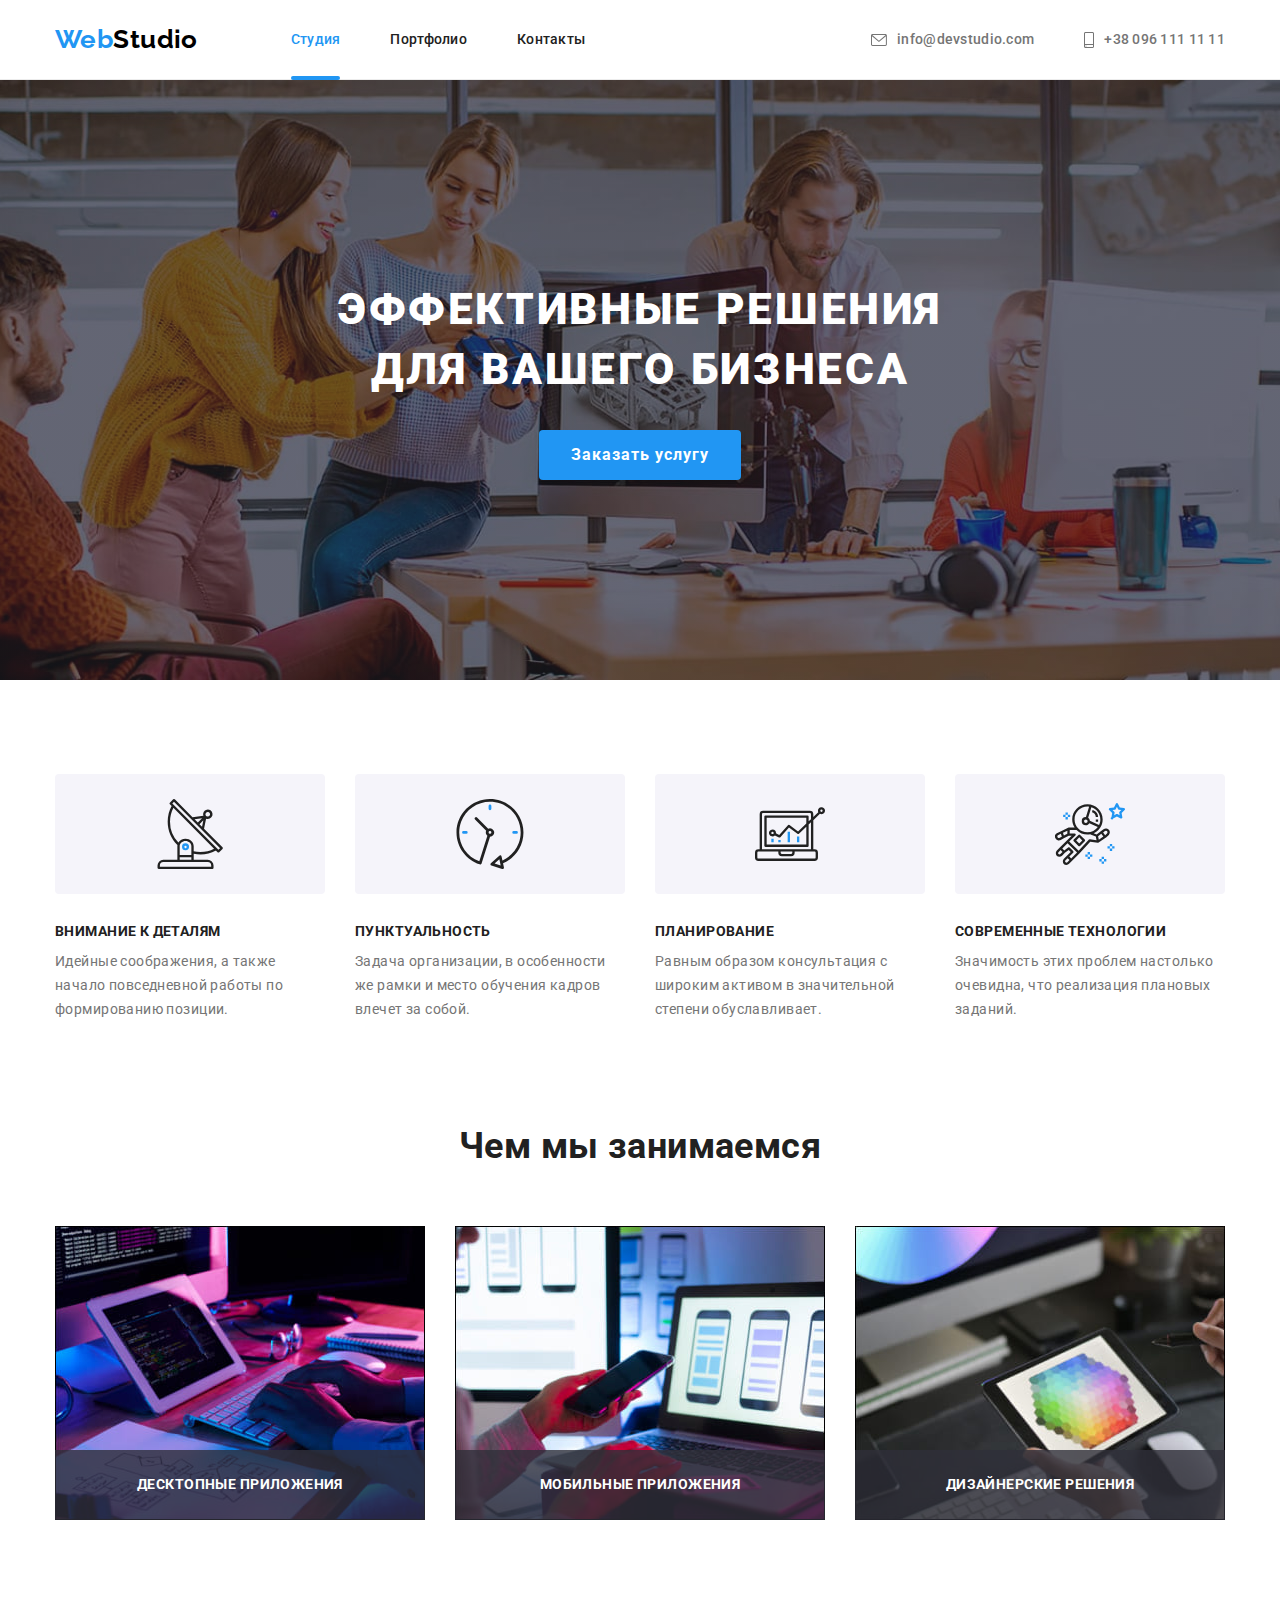
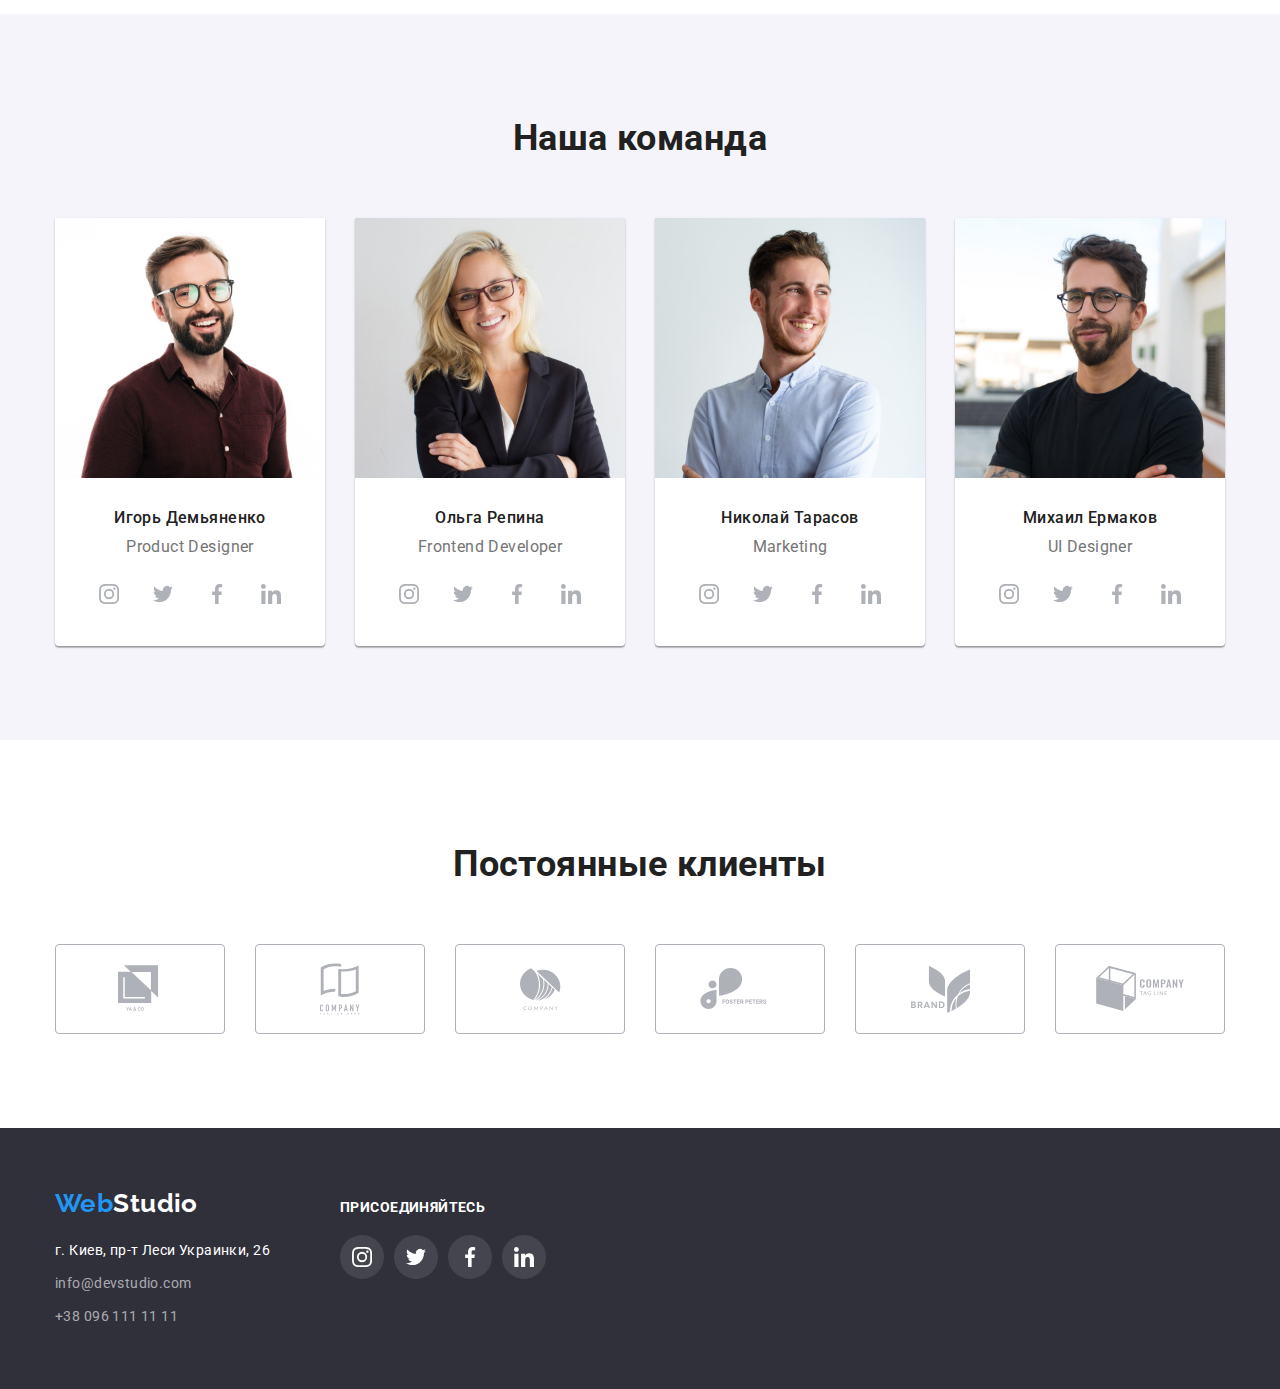
<file: index.html>
<!DOCTYPE html>
<html lang="ru">
<head>
    <meta charset="UTF-8">
    <meta name="viewport" content="width=device-width, initial-scale=1.0">
    <title>WebStudio</title>
    <link 
    rel="stylesheet"
    href="https://cdnjs.cloudflare.com/ajax/libs/modern-normalize/1.0.0/modern-normalize.min.css">
    <link rel="preconnect" href="https://fonts.gstatic.com">
    <link href="https://fonts.googleapis.com/css2?family=Raleway:wght@700&family=Roboto:wght@400;500;700;900&display=swap"
        rel="stylesheet">
    <link rel="stylesheet" href="./css/style.css">
</head>
<body>
    <header class="page-header">
        <div class="container header">
            <nav class="header-navigation">
                <a href="#" class="logo"><span class="logo-accent">Web</span>Studio</a>
                <ul class="site-nav list">
                    <li class="header-item"><a href="#" class="link current">Студия</a></li>
                    <li class="header-item"><a href="./portfolio.html" class="link">Портфолио</a></li>
                    <li class="header-item"><a href="#" class="link">Контакты</a></li>
                </ul>
            </nav>
            <ul class="contacts list">
                <li class="header-item"><a href="mailto:info@devstudio.com" class="link">
                    <svg class="contact-icons" width="16" height="12">
                        <use href="./images/sprite.svg#icon-envelope"></use>
                    </svg>info@devstudio.com</a></li>
                <li class="header-item"><a href="tel:380961111111" class="link">
                    <svg class="contact-icons" width="10" height="16">
                        <use href="./images/sprite.svg#icon-smartphone"></use>
                    </svg>+38 096 111 11 11</a></li>
            </ul>
        </div>
        
    </header>
    
    <main>
        <!--HERO-->
        <section class="hero">
            <h1 class="hero-title">Эффективные решения для вашего бизнеса</h1>
            <button type="button" class="order" data-modal-open>Заказать услугу</button>
        </section>
        <!--FEATURES BLOCK-->
        <section class="features-section">
            <div class="container">
                <h2 class="visually-hidden">Особености</h2>
                <ul class="features list">
                    <li class="item">
                        <div class="feature-thumb">
                            <svg class="features-icons" width="70" height="70">
                                <use href="./images/sprite.svg#icon-antena"></use>
                            </svg>
                        </div>
                        <h3 class="features-title">Внимание к деталям</h3>
                        <p class="features-text">Идейные соображения, а также начало повседневной работы по формированию позиции.</p>
                    </li>
                    <li class="item">
                        <div class="feature-thumb">
                            <svg class="features-icons" width="70" height="70">
                                <use href="./images/sprite.svg#icon-clock"></use>
                            </svg>
                        </div>
                        <h3 class="features-title">Пунктуальность</h3>
                        <p class="features-text">Задача организации, в особенности же рамки и место обучения кадров влечет за собой.</p>
                    </li>
                    <li class="item">
                        <div class="feature-thumb">
                            <svg class="features-icons" width="70" height="70">
                                <use href="./images/sprite.svg#icon-diagram"></use>
                            </svg>
                        </div>
                        <h3 class="features-title">Планирование</h3>
                        <p class="features-text">Равным образом консультация с широким активом в значительной степени обуславливает.</p>
                    </li>
                    <li class="item">
                        <div class="feature-thumb">
                            <svg class="features-icons" width="70" height="70">
                                <use href="./images/sprite.svg#icon-astronaut"></use>
                            </svg>
                        </div>
                        <h3 class="features-title">Современные технологии</h3>
                        <p class="features-text">Значимость этих проблем настолько очевидна, что реализация плановых заданий.</p>
                    </li>
                </ul>
            </div>
        </section>
         <!--JOBS-->
        <section class="jobs-block">
            <div class="container">
                <h2 class="section-title">Чем мы занимаемся</h2>
                <ul class="jobs list">
                    <li class="jobs-item">
                        <a href="#" class="link">
                            <img src="./images/job1.jpg" alt="рабочий стол с планшетом и клавиатурой" width="370" height="294">
                            <div class="label">
                                <h3 class="label-title">Десктопные приложения</h3>
                            </div>
                        </a>
                    </li>
                    <li class="jobs-item">
                        <a href="" class="link">
                            <img src="./images/job2.jpg" alt="раскрытый ноутбук с приложениями на экране для телефона" width="370"
                                height="294">
                            <div class="label">
                                <h3 class="label-title">Мобильные приложения</h3>
                            </div>
                        </a>
                    </li>
                    <li class="jobs-item">
                        <a href="" class="link">
                            <img src="./images/job3.jpg" alt="планшет с изображением цветовой палитры" width="370" height="294">
                            <div class="label">
                                <h3 class="label-title">Дизайнерские решения</h3>
                            </div>
                        </a>
                    </li>
                </ul>
            </div>
        </section>
        <!--TEAM-->
        <section class="team-section">
            <div class="container">
                <h2 class="team section-title">Наша команда</h2>
                <ul class="members list">
                    <li class="member-item">
                        <img class="member-photo" src="./images/demianenko.jpg" alt="фото Игоря Демьяненка" width="270" height="260">
                        <h3 class="team-member">Игорь Демьяненко</h3>
                        <p lang="en" class="member-prof">Product Designer</p>
                        <ul class="social-icons list">
                            <li class="social-icon-items"><a href="#"  class="social-icon link">
                                <svg class="social-icons" width="20" height="20">
                                    <use href="./images/sprite.svg#icon-instagram"></use>
                                </svg>
                            </a></li>
                            <li class="social-icon-items"><a href="#" class="social-icon link">
                                <svg class="social-icons" width="20" height="20">
                                    <use href="./images/sprite.svg#icon-twitter"></use>
                                </svg>
                            </a></li>
                            <li class="social-icon-items"><a href="#" class="social-icon link">
                                <svg class="social-icons" width="20" height="20">
                                    <use href="./images/sprite.svg#icon-facebook"></use>
                                </svg>
                            </a></li>
                            <li class="social-icon-items"><a href="#" class="social-icon link">
                                <svg class="social-icons" width="20" height="20">
                                    <use href="./images/sprite.svg#icon-linkedin"></use>
                                </svg>
                            </a></li>
                        </ul>
                    </li>
                    <li class="member-item">
                        <img class="member-photo" src="./images/repina.jpg" alt="фото Ольги Репиной" width="270" height="260">
                        <h3 class="team-member">Ольга Репина</h3>
                        <p lang="en" class="member-prof">Frontend Developer</p>
                        <ul class="social-icons list">
                            <li class="social-icon-items"><a href="#" class="social-icon link">
                                    <svg class="social-icons" width="20" height="20">
                                        <use href="./images/sprite.svg#icon-instagram"></use>
                                    </svg>
                                </a></li>
                            <li class="social-icon-items"><a href="#" class="social-icon link">
                                    <svg class="social-icons" width="20" height="20">
                                        <use href="./images/sprite.svg#icon-twitter"></use>
                                    </svg>
                                </a></li>
                            <li class="social-icon-items"><a href="#" class="social-icon link">
                                    <svg class="social-icons" width="20" height="20">
                                        <use href="./images/sprite.svg#icon-facebook"></use>
                                    </svg>
                                </a></li>
                            <li class="social-icon-items"><a href="#" class="social-icon link">
                                    <svg class="social-icons" width="20" height="20">
                                        <use href="./images/sprite.svg#icon-linkedin"></use>
                                    </svg>
                                </a></li>
                        </ul>
                    </li>
                    <li class="member-item">
                        <img class="member-photo" src="./images/tarasov.jpg" alt="фото Николая Тарасова" width="270" height="260">
                        <h3 class="team-member">Николай Тарасов</h3>
                        <p lang="en" class="member-prof">Marketing</p>
                        <ul class="social-icons list">
                            <li class="social-icon-items"><a href="#" class="social-icon link">
                                    <svg class="social-icons" width="20" height="20">
                                        <use href="./images/sprite.svg#icon-instagram"></use>
                                    </svg>
                                </a></li>
                            <li class="social-icon-items"><a href="#" class="social-icon link">
                                    <svg class="social-icons" width="20" height="20">
                                        <use href="./images/sprite.svg#icon-twitter"></use>
                                    </svg>
                                </a></li>
                            <li class="social-icon-items"><a href="#" class="social-icon link">
                                    <svg class="social-icons" width="20" height="20">
                                        <use href="./images/sprite.svg#icon-facebook"></use>
                                    </svg>
                                </a></li>
                            <li class="social-icon-items"><a href="#" class="social-icon link">
                                    <svg class="social-icons" width="20" height="20">
                                        <use href="./images/sprite.svg#icon-linkedin"></use>
                                    </svg>
                                </a></li>
                        </ul>
                    </li>
                    <li class="member-item">
                        <img class="member-photo" src="./images/ermakov.jpg" alt="фото Михаила Ермакова" width="270" height="260">
                        <h3 class="team-member">Михаил Ермаков</h3>
                        <p lang="en" class="member-prof">UI Designer</p>
                        <ul class="social-icons list">
                            <li class="social-icon-items"><a href="#" class="social-icon link">
                                    <svg class="social-icons" width="20" height="20">
                                        <use href="./images/sprite.svg#icon-instagram"></use>
                                    </svg>
                                </a></li>
                            <li class="social-icon-items"><a href="#" class="social-icon link">
                                    <svg class="social-icons" width="20" height="20">
                                        <use href="./images/sprite.svg#icon-twitter"></use>
                                    </svg>
                                </a></li>
                            <li class="social-icon-items"><a href="#" class="social-icon link">
                                    <svg class="social-icons" width="20" height="20">
                                        <use href="./images/sprite.svg#icon-facebook"></use>
                                    </svg>
                                </a></li>
                            <li class="social-icon-items"><a href="#" class="social-icon link">
                                    <svg class="social-icons" width="20" height="20">
                                        <use href="./images/sprite.svg#icon-linkedin"></use>
                                    </svg>
                                </a></li>
                        </ul>
                    </li>
                </ul>
            </div>
        </section>
        <!--CLIENTS-->
        <section class="clients-section">
            <div class="container">
                <h2 class="section-title">Постоянные клиенты</h2>
                <ul class="clients-logo list">
                    <li class="clients-items">
                        <a href="#" class="clients link">
                            <svg class="clients-icon" width="44.27" height="49.23">
                                <use href="./images/sprite.svg#icon-yaco"></use>
                            </svg>
                        </a>
                    </li>
                    <li class="clients-items">
                        <a href="#" class="clients link">
                            <svg class="clients-icon" width="40" height="52">
                                <use href="./images/sprite.svg#icon-taglinehere"></use>
                            </svg>
                        </a>
                    </li>
                    <li class="clients-items">
                        <a href="#" class="clients link">
                            <svg class="clients-icon" width="41" height="42.6">
                                <use href="./images/sprite.svg#icon-company"></use>
                            </svg>
                        </a>
                    </li>
                    <li class="clients-items">
                        <a href="#" class="clients link">
                            <svg class="clients-icon" width="79.66" height="42.02">
                                <use href="./images/sprite.svg#icon-fosterpeters"></use>
                            </svg>
                        </a>
                    </li>
                    <li class="clients-items">
                        <a href="#" class="clients link">
                            <svg class="clients-icon" width="59" height="47">
                                <use href="./images/sprite.svg#icon-brand"></use>
                            </svg>
                        </a>
                    </li>
                    <li class="clients-items">
                        <a href="#" class="clients link">
                            <svg class="clients-icon" width="88.48" height="45.44">
                                <use href="./images/sprite.svg#icon-tagline"></use>
                            </svg>
                        </a>
                    </li>
                </ul>
            </div>
        </section>
    </main>

    <footer class="footer">
        <div class="container">
            <div class="address-info">
                <a class="logo" href="#"><span class="logo-accent">Web</span>Studio</a>
                <address class="address">
                    г. Киев, пр-т Леси Украинки, 26
                </address>
                <ul class="list">
                    <li class="footer-contacts"><a href="mailto:info@devstudio.com" class="link">info@devstudio.com</a></li>
                    <li class="footer-contacts"><a href="tel:380961111111" class="link">+38 096 111 11 11</a></li>
                </ul>
            </div>
            <div class="footer-social-icons">
                <h2 class="join-title">присоединяйтесь</h2>
                <ul class="social-icons list">
                    <li class="social-icon-items"><a href="#" class="social-icon link">
                            <svg class="social-icons" width="20" height="20">
                                <use href="./images/sprite.svg#icon-instagram"></use>
                            </svg>
                        </a></li>
                    <li class="social-icon-items"><a href="#" class="social-icon link">
                            <svg class="social-icons" width="20" height="20">
                                <use href="./images/sprite.svg#icon-twitter"></use>
                            </svg>
                        </a></li>
                    <li class="social-icon-items"><a href="#" class="social-icon link">
                            <svg class="social-icons" width="20" height="20">
                                <use href="./images/sprite.svg#icon-facebook"></use>
                            </svg>
                        </a></li>
                    <li class="social-icon-items"><a href="#" class="social-icon link">
                            <svg class="social-icons" width="20" height="20">
                                <use href="./images/sprite.svg#icon-linkedin"></use>
                            </svg>
                        </a></li>
                </ul>
            </div>
        </div>
    </footer>
    <div class="backdrop is-hidden" data-modal>
        <div class="modal">
            <button class="btnclose" data-modal-close>
                <svg class="icon-close" width="11" height="11">
                    <use href="./images/sprite.svg#icon-close"></use>
                </svg>
            </button>
        </div>
    </div>
    <script src="./js/modal.js"></script>
</body>
</html>
</file>
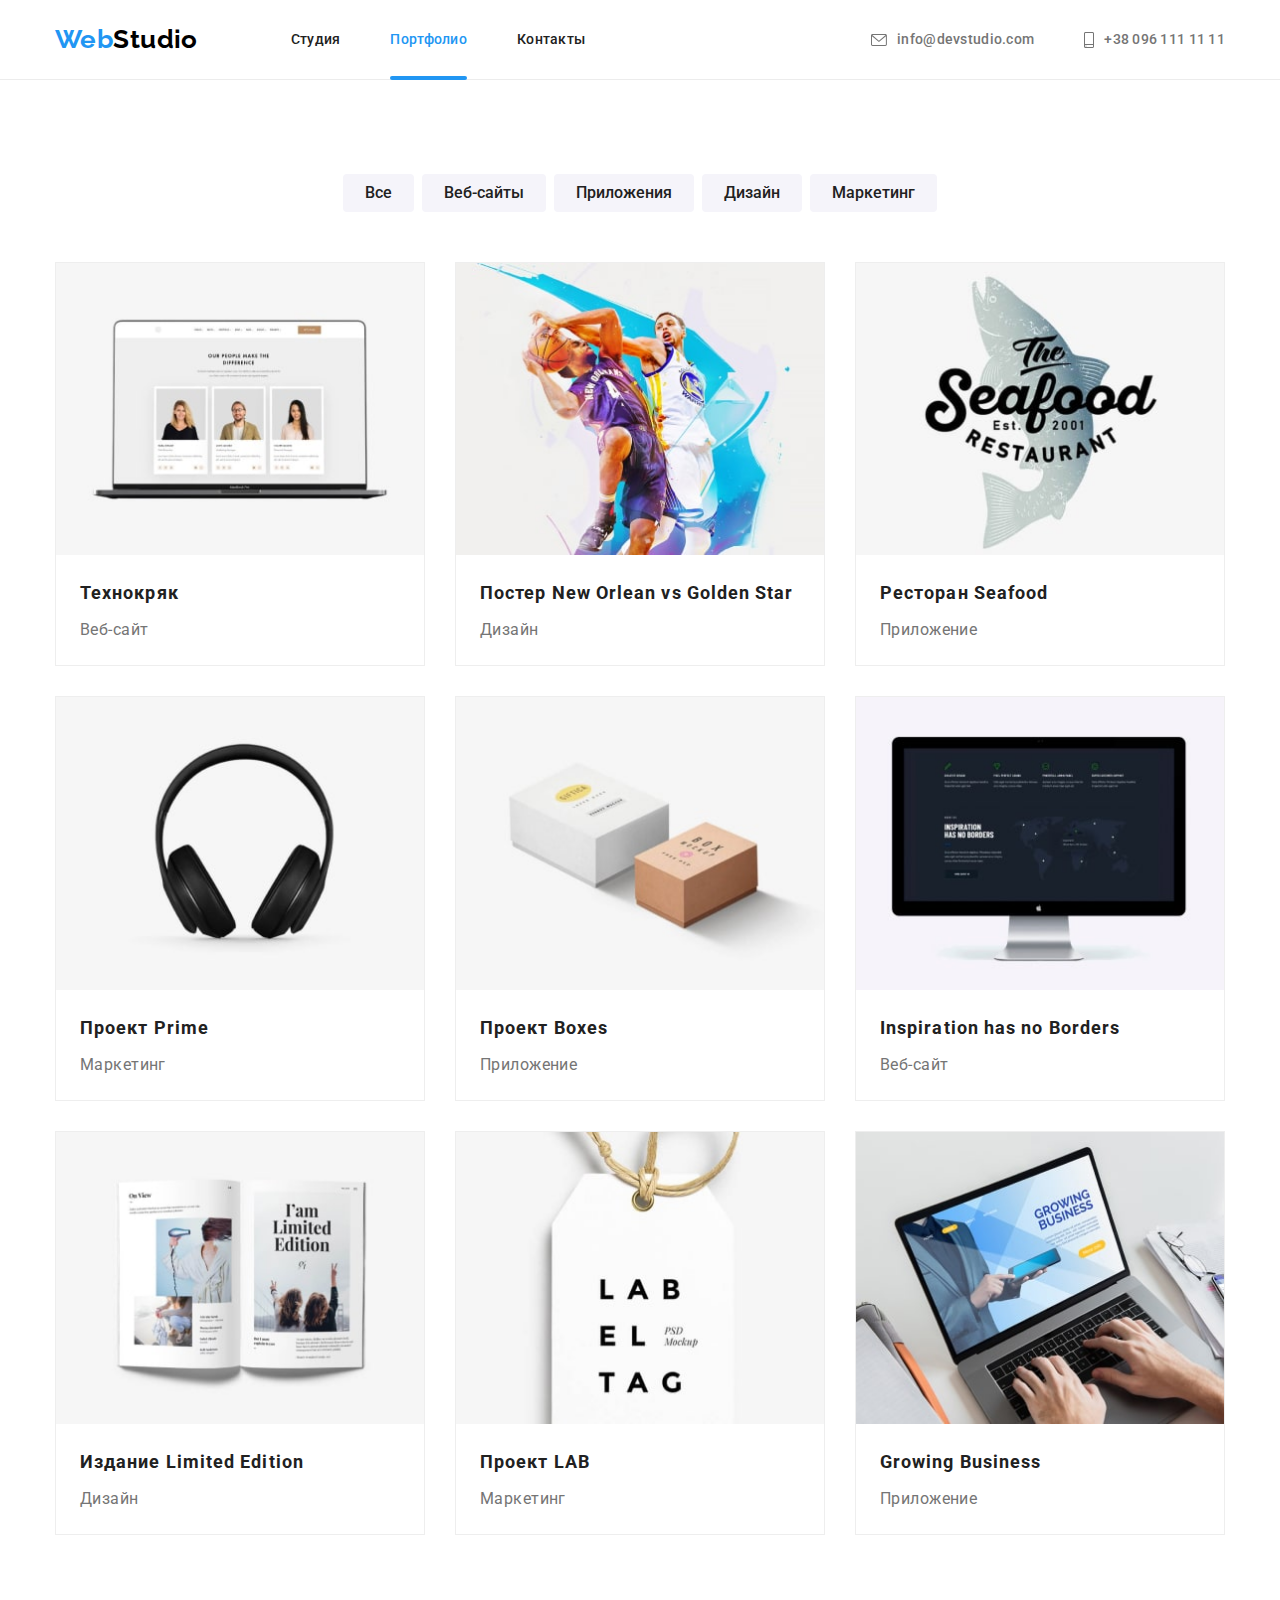
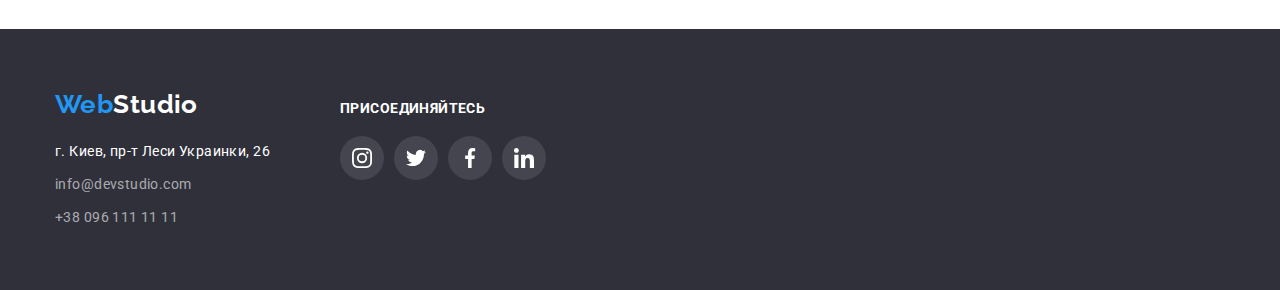
<file: portfolio.html>
<!DOCTYPE html>
<html lang="ru">
<head>
    <meta charset="UTF-8">
    <meta name="viewport" content="width=device-width, initial-scale=1.0">
    <title>Portfolio</title>
    <link 
    rel="stylesheet" 
    href="https://cdnjs.cloudflare.com/ajax/libs/modern-normalize/1.0.0/modern-normalize.min.css">
    <link rel="preconnect" href="https://fonts.gstatic.com">
    <link href="https://fonts.googleapis.com/css2?family=Raleway:wght@700&family=Roboto:wght@400;500;700;900&display=swap"
        rel="stylesheet">
    <link rel="stylesheet" href="./css/style.css">
</head>
<body>

    <header class="page-header">
        <div class="container header">
            <nav class="header-navigation"> 
                <a class="logo" href="#"><span class="logo-accent">Web</span>Studio</a>
                <ul class="site-nav list">
                    <li class="header-item"><a href="./index.html" class="link">Студия</a></li>
                    <li class="header-item"><a href="#" class="link current">Портфолио</a></li>
                    <li class="header-item"><a href="#" class="link">Контакты</a></li>
                </ul>
            </nav>
            <ul class="contacts list">
                <li class="header-item"><a href="mailto:info@devstudio.com" class="link">
                    <svg class="contact-icons" width="16" height="12">
                        <use href="./images/sprite.svg#icon-envelope"></use>
                    </svg>info@devstudio.com</a></li>
                <li class="header-item"><a href="tel:380961111111" class="link">
                    <svg class="contact-icons" width="10" height="16">
                        <use href="./images/sprite.svg#icon-smartphone"></use>
                    </svg>+38 096 111 11 11</a></li>
            </ul>
        </div>
    </header>

    <main>
        <section class="portfolio-section">
            <div class="container">
                <h1 class="visually-hidden">Портфолио</h1>
                <ul class="filter list">
                    <li class="filter-item"><button type="button" class="filter-btn">Все</button></li>
                    <li class="filter-item"><button type="button" class="filter-btn">Веб-сайты</button></li>
                    <li class="filter-item"><button type="button" class="filter-btn">Приложения</button></li>
                    <li class="filter-item"><button type="button" class="filter-btn">Дизайн</button></li>
                    <li class="filter-item"><button type="button" class="filter-btn">Маркетинг</button></li>
                </ul>
                <ul class="projects list">
                    <li class="project-item">
                        <a href="#" class="link project-box">
                            <div class="project-box">
                                <img src="./images/portfolio/techno.jpg" alt="страница веб-сайта технокряк на макбуке" width="370" height="294">
                                <p class="overlay">Технокряк это современная площадка распространения коронавируса. Компании используют эту
                                        платформу для цифрового
                                        шпионажа и атак на защищённые сервера конкурентов.</p>
                            </div>                         
                            <div class="project-info">
                                <h2 class="project-name">Технокряк</h2>
                                <p class="project-type ">Веб-сайт</p>
                            </div>
                        </a>
                    </li>
                    <li class="project-item">
                        <a href="#" class="link">
                            <div class="project-box">
                                <img src="./images/portfolio/novsgs.jpg" alt="два баскетболиста борятся за мяч" width="370" height="294">
                                <p class="overlay">Технокряк это современная площадка распространения коронавируса. Компании используют
                                        эту
                                        платформу для цифрового
                                        шпионажа и атак на защищённые сервера конкурентов.</p>
                            </div>
                            <div class="project-info">
                                <h2 class="project-name">Постер New Orlean vs Golden Star</h2>
                                <p class="project-type ">Дизайн</p>
                            </div>
                        </a>
                    </li>
                    <li class="project-item">
                        <a href="#" class="link">
                            <div class="project-box">
                                <img src="./images/portfolio/seafood.jpg" alt="надпись на рыбе the seafood restaurant" width="370" height="294">
                                <p class="overlay">Технокряк это современная площадка распространения коронавируса. Компании используют
                                        эту
                                        платформу для цифрового
                                        шпионажа и атак на защищённые сервера конкурентов.</p>
                            </div>
                            <div class="project-info">
                                <h2 class="project-name">Ресторан Seafood</h2>
                                <p class="project-type ">Приложение</p>
                            </div>
                        </a>
                    </li>
                    <li class="project-item">
                        <a href="#" class="link">
                            <div class="project-box">
                                <img src="./images/portfolio/prime.jpg" alt="наушники" width="370" height="294">
                                <p class="overlay">Технокряк это современная площадка распространения коронавируса. Компании используют
                                        эту
                                        платформу для цифрового
                                        шпионажа и атак на защищённые сервера конкурентов.</p>
                            </div>   
                            <div class="project-info">
                                <h2 class="project-name">Проект Prime</h2>
                                <p class="project-type">Маркетинг</p>
                            </div>     
                        </a>
                    </li>
                    <li class="project-item">
                        <a href="#" class="link">
                            <div class="project-box">
                                <img src="./images/portfolio/boxes.jpg" alt="две коробки" width="370" height="294">
                                <p class="overlay">Технокряк это современная площадка распространения коронавируса. Компании используют
                                        эту
                                        платформу для цифрового
                                        шпионажа и атак на защищённые сервера конкурентов.</p>
                            </div>
                            <div class="project-info">
                                <h2 class="project-name">Проект Boxes</h2>
                                <p class="project-type ">Приложение</p>
                            </div>
                        </a>
                    </li>
                    <li class="project-item">
                        <a href="#" class="link">
                            <div class="project-box">
                                <img src="./images/portfolio/inspir.jpg" alt="страница веб-сайта на мониторе" width="370" height="294">
                                <p class="overlay">Технокряк это современная площадка распространения коронавируса. Компании используют
                                        эту
                                        платформу для цифрового
                                        шпионажа и атак на защищённые сервера конкурентов.</p>
                            </div>
                            <div class="project-info">
                                <h2 lang="en" class="project-name">Inspiration has no Borders</h2>
                                <p class="project-type ">Веб-сайт</p>
                            </div>                            
                        </a>
                    </li>
                    <li class="project-item">
                        <a href="#" class="link">
                            <div class="project-box">
                                <img src="./images/portfolio/limedit.jpg" alt="раскрытая книга с фото и текстом" width="370" height="294">
                                <p class="overlay">Технокряк это современная площадка распространения коронавируса. Компании используют
                                        эту
                                        платформу для цифрового
                                        шпионажа и атак на защищённые сервера конкурентов.</p>
                            </div>   
                            <div class="project-info">
                                <h2 class="project-name">Издание Limited Edition</h2>
                                <p class="project-type ">Дизайн</p>
                            </div>                            
                        </a>
                    </li>
                    <li class="project-item">
                        <a href="#" class="link">
                            <div class="project-box">
                                <img src="./images/portfolio/lab.jpg" alt="ярлык на бечевке с текстом" width="370" height="294">
                                <p class="overlay">Технокряк это современная площадка распространения коронавируса. Компании используют
                                        эту
                                        платформу для цифрового
                                        шпионажа и атак на защищённые сервера конкурентов.</p>
                            </div>
                            <div class="project-info">
                                <h2 class="project-name">Проект LAB</h2>
                                <p class="project-type ">Маркетинг</p>
                            </div>                           
                        </a>
                    </li>
                    <li class="project-item">
                        <a href="#" class="link">
                            <div class="project-box">
                                <img src="./images/portfolio/growbus.jpg" alt="на раскрытом ноуте печатают руки" width="370" height="294">
                                <p class="overlay">Технокряк это современная площадка распространения коронавируса. Компании используют
                                        эту
                                        платформу для цифрового
                                        шпионажа и атак на защищённые сервера конкурентов.</p>
                            </div> 
                            <div class="project-info">
                                <h2 lang="en" class="project-name">Growing Business</h2>
                                <p class="project-type ">Приложение</p>
                            </div>
                        </a>
                    </li>
                </ul>
            </div>
        </section>
    </main>

    <footer class="footer">
        <div class="container">
            <div class="address-info">
                <a class="logo" href="#"><span class="logo-accent">Web</span>Studio</a>
                <address class="address">
                    г. Киев, пр-т Леси Украинки, 26
                </address>
                <ul class="list">
                    <li class="footer-contacts"><a href="mailto:info@devstudio.com" class="link">info@devstudio.com</a></li>
                    <li class="footer-contacts"><a href="tel:380961111111" class="link">+38 096 111 11 11</a></li>
                </ul>
            </div>
            <div class="footer-social-icons">
                <h2 class="join-title">присоединяйтесь</h2>
                <ul class="social-icons list">
                    <li class="social-icon-items"><a href="#" class="social-icon link">
                            <svg class="social-icons" width="20" height="20">
                                <use href="./images/sprite.svg#icon-instagram"></use>
                            </svg>
                        </a></li>
                    <li class="social-icon-items"><a href="#" class="social-icon link">
                            <svg class="social-icons" width="20" height="20">
                                <use href="./images/sprite.svg#icon-twitter"></use>
                            </svg>
                        </a></li>
                    <li class="social-icon-items"><a href="#" class="social-icon link">
                            <svg class="social-icons" width="20" height="20">
                                <use href="./images/sprite.svg#icon-facebook"></use>
                            </svg>
                        </a></li>
                    <li class="social-icon-items"><a href="#" class="social-icon link">
                            <svg class="social-icons" width="20" height="20">
                                <use href="./images/sprite.svg#icon-linkedin"></use>
                            </svg>
                        </a></li>
                </ul>
            </div>
        </div>
    </footer>
</body>
</html>
</file>
<file: css/style.css>
:root {
  --head-text-color: #212121;
  --paragraph-text-color: #757575;
  --accent-color: #2196f3;
  --primary-white-color: #ffffff;
  --icon-color: #afb1b8;
  --title-font-weight: 700;
  --paragraph-font-weight: 400;
  --primary-font-size: 14px;
}

body {
  background-color: var(--primary-white-color);
  color: var(--paragraph-text-color);

  font-family: 'Roboto', sans-serif;
  font-size: var(--primary-font-size);
  font-weight: var(--paragraph-font-weight);
  letter-spacing: 0.03em;
}

/*GENERAL STYLES*/
h1,
h2,
h3,
p {
  margin: 0;
}

.list {
  padding: 0;
  margin: 0;
  list-style: none;
}

.link {
  text-decoration: none;
}

img {
  display: block;
  max-width: 100%;
  height: auto;
}

.section-title {
  margin-bottom: 50px;

  font-weight: var(--title-font-weight);
  font-size: 36px;
  line-height: 1.67;
  text-align: center;

  color: var(--head-text-color);
}

.container {
  width: 1200px;
  padding-right: 15px;
  padding-left: 15px;
  margin: 0 auto;
}

.visually-hidden {
  position: absolute !important;
  clip: rect(1px 1px 1px 1px); /* IE6, IE7 */
  clip: rect(1px, 1px, 1px, 1px);
  padding: 0 !important;
  border: 0 !important;
  height: 1px !important;
  width: 1px !important;
  overflow: hidden;
}

/*MODAL SCRЕЕN*/

.backdrop {
  position: fixed;
  top: 0;
  left: 0;
  width: 100%;
  height: 100%;
  background-color: rgba(0, 0, 0, 0.2);

  opacity: 1;
  transition: opacity 250ms cubic-bezier(0.4, 0, 0.2, 1);
}

.backdrop.is-hidden {
  opacity: 0;
  pointer-events: none;
  visibility: hidden;
}

.modal {
  position: absolute;
  top: 50%;
  left: 50%;
  min-width: 528px;
  min-height: 581px;
  background-color: #fff;
  box-shadow: 0px 1px 3px rgba(0, 0, 0, 0.12), 0px 1px 1px rgba(0, 0, 0, 0.14),
    0px 2px 1px rgba(0, 0, 0, 0.2);
  border-radius: 4px;

  transform: translate(-50%, -50%) scale(1);
  transition: transform 250ms cubic-bezier(0.4, 0, 0.2, 1);
}

.backdrop.is-hidden .modal {
  transform: translate(-50%, -50%) scale(0.5);
}

.btnclose {
  position: absolute;
  top: 8px;
  right: 8px;

  display: flex;
  align-items: center;
  justify-content: center;
  width: 30px;
  height: 30px;
  border-radius: 50%;
  border: 1px solid rgba(0, 0, 0, 0.1);

  background-color: transparent;

  cursor: pointer;
}

.icon-close {
  fill: #000000;
}

/*LOGO*/

.logo {
  display: inline-block;
  margin-right: 93px;
  padding-top: 24px;
  padding-bottom: 25px;
  font-family: 'Raleway', sans-serif;
  font-weight: var(--title-font-weight);
  font-size: 26px;
  line-height: 1.19;

  color: #000000;
  text-decoration: none;
}

.logo-accent {
  color: var(--accent-color);
}

/*HEADER*/

.page-header {
  height: 80px;
  border-bottom: 1px solid #ececec;
}
.header {
  display: flex;
  align-items: center;
}

.header-navigation {
  display: flex;
}

.site-nav {
  display: flex;
}

.header .link {
  display: inline-block;
  padding: 32px 0;

  font-weight: 500;
  line-height: 1.14;
  letter-spacing: 0.02em;

  color: var(--head-text-color);

  transition: color 250ms cubic-bezier(0.4, 0, 0.2, 1);
  cursor: pointer;
}

.header .link:hover,
.header .link:focus {
  color: var(--accent-color);
}

.site-nav .current {
  position: relative;
  color: var(--accent-color);
}

.site-nav .current::after {
  content: '';

  position: absolute;
  left: 0;
  bottom: 0;

  display: block;
  width: 100%;
  height: 4px;

  background-color: var(--accent-color);
  border-radius: 2px;
}

.contacts {
  display: flex;
  align-items: center;
  margin-left: auto;
}

.contacts .link {
  display: flex;
  align-items: center;
  padding: 32px 0;

  color: var(--paragraph-text-color);

  cursor: pointer;
}

.contact-icons {
  margin-right: 10px;
  fill: currentColor;

  transition: fill 250ms cubic-bezier(0.4, 0, 0.2, 1);
}

.contact-icons:hover,
.contact-icons:focus {
  fill: var(--accent-color);
}

.header-item:not(:last-child) {
  margin-right: 50px;
}

/*HERO*/

.hero {
  max-width: 1600px;
  height: 600px;
  margin: 0 auto;
  padding: 200px 0;

  background-color: #2f303a;
  background-image: linear-gradient(
      rgba(47, 48, 58, 0.4),
      rgba(47, 48, 58, 0.4)
    ),
    url(../images/hero.jpg);
  background-position: center;
  background-repeat: no-repeat;
  background-size: cover;
}

.hero-title {
  width: 696px;
  margin-left: auto;
  margin-right: auto;
  margin-bottom: 30px;

  font-weight: 900;
  font-size: 44px;
  line-height: 1.36;

  text-align: center;
  letter-spacing: 0.06em;
  text-transform: uppercase;

  color: var(--primary-white-color);
}

.order {
  display: block;
  min-width: 200px;
  height: 50px;
  margin: 0 auto;
  padding: 10px 32px;
  border: none;

  font-family: inherit;
  font-weight: var(--title-font-weight);
  font-size: 16px;
  line-height: 1.87;

  align-items: center;
  text-align: center;
  letter-spacing: 0.06em;

  color: var(--primary-white-color);
  background-color: var(--accent-color);
  box-shadow: 0px 4px 4px rgba(0, 0, 0, 0.15);
  border-radius: 4px;

  cursor: pointer;
}

/*FEATURES BLOCK*/

.features-section {
  padding: 94px 0;
}

.features.list {
  display: flex;
  justify-content: space-between;
}

.feature-thumb {
  display: flex;
  align-items: center;
  justify-content: center;
  height: 120px;
  margin-bottom: 30px;

  background-color: #f5f4fa;
  border-radius: 4px;
}

.features .item {
  width: 270px;
}

.features .item:not(:last-child) {
  margin-right: 30px;
}

.features-title {
  margin-bottom: 10px;
  font-weight: var(--title-font-weight);
  font-size: var(--primary-font-size);
  line-height: 1.14;
  text-transform: uppercase;

  color: var(--head-text-color);
}

.features-text {
  line-height: 1.71;
}

/*JOBS*/

.jobs-block {
  padding-bottom: 94px;
}

.jobs.list {
  display: flex;
  justify-content: space-between;
}

.jobs-item {
  position: relative;
}

.label {
  position: absolute;
  left: 0;
  bottom: 0;

  width: 100%;
  height: 70px;
  background-color: rgba(47, 48, 58, 0.8);
}

.label-title {
  padding: 27px 0;

  font-weight: var(--title-font-weight);
  font-size: var(--primary-font-size);
  line-height: 1.14;
  text-align: center;
  letter-spacing: 0.03em;
  text-transform: uppercase;

  color: #ffffff;
}

/*TEAM*/

.team-section {
  padding: 94px 0;

  background: #f5f4fa;
}

.members.list {
  display: flex;
  justify-content: space-between;
}

.member-item {
  width: 270px;
  padding-bottom: 30px;

  background: var(--primary-white-color);
  box-shadow: 0px 1px 3px rgba(0, 0, 0, 0.12), 0px 1px 1px rgba(0, 0, 0, 0.14),
    0px 2px 1px rgba(0, 0, 0, 0.2);
  border-radius: 0px 0px 4px 4px;
}

.member-photo {
  margin-bottom: 30px;
}

.team-member {
  margin-bottom: 10px;
  font-weight: 500;
  font-size: 16px;
  line-height: 1.19;

  text-align: center;

  color: var(--head-text-color);
}

.member-prof {
  margin-bottom: 16px;

  font-size: 16px;
  line-height: 1.19;

  text-align: center;

  color: var(--paragraph-text-color);
}

.social-icons.list {
  display: flex;
  align-items: center;
  justify-content: center;
  padding: 0 32px;
}

.social-icon-items:not(:last-child) {
  margin-right: 10px;
}

.social-icon.link {
  display: flex;
  align-items: center;
  justify-content: center;
  width: 44px;
  height: 44px;

  fill: var(--icon-color);
  border-radius: 50%;

  transition: fill 250ms cubic-bezier(0.4, 0, 0.2, 1),
    background-color 250ms cubic-bezier(0.4, 0, 0.2, 1);
}

.social-icon.link:hover,
.social-icon.link:focus {
  fill: var(--primary-white-color);
  background-color: var(--accent-color);
}

/*CLIENTS*/

.clients-section {
  padding: 94px 0;
}

.clients-logo.list {
  display: flex;
}

.clients-items:not(:last-child) {
  margin-right: 30px;
}

.clients.link {
  display: flex;
  align-items: center;
  justify-content: center;
  width: 170px;
  height: 90px;
  border: 1px solid var(--icon-color);
  box-sizing: border-box;
  border-radius: 4px;

  fill: var(--icon-color);

  transition: border 250ms cubic-bezier(0.4, 0, 0.2, 1),
    fill 250ms cubic-bezier(0.4, 0, 0.2, 1);
}

.clients.link:hover,
.clients.link:focus {
  border: 1px solid var(--accent-color);
  fill: var(--accent-color);
}
/*FOOTER*/

.footer {
  padding: 60px 0;

  background-color: #2f303a;
}

.footer .container {
  display: flex;
  align-items: baseline;
}

.address-info {
  margin-right: 70px;
}

.footer .logo {
  margin-right: 0;
  margin-bottom: 20px;
  padding: 0;

  color: var(--primary-white-color);
}

.address {
  margin-bottom: 9px;

  font-style: normal;
  line-height: 1.71;

  color: var(--primary-white-color);
}

.footer-contacts:not(:last-child) {
  margin-bottom: 9px;
}

.footer .link {
  line-height: 1.71;

  color: rgba(255, 255, 255, 0.6);
}

.join-title {
  margin-bottom: 20px;

  font-size: var(--primary-font-size);
  font-weight: 700;
  line-height: 1.143;
  letter-spacing: 0.03em;
  text-transform: uppercase;

  color: var(--primary-white-color);
}

.footer-social-icons .list {
  padding: 0;
}

.footer-social-icons .link {
  border-radius: 50%;
  background-color: rgba(255, 255, 255, 0.1);
  fill: var(--primary-white-color);
}

/*PORTFOLIO*/

.portfolio-section {
  padding: 94px 0;
}

.filter.list {
  display: flex;
  justify-content: center;
  margin-bottom: 50px;
}

.filter-item:not(:last-child) {
  margin-right: 8px;
}

.filter-btn {
  padding: 6px 22px;
  border: 0 none;

  font-family: inherit;
  font-weight: 500;
  font-size: 16px;
  line-height: 1.62;

  text-align: center;

  border-radius: 4px;
  color: var(--head-text-color);
  background: #f5f4fa;

  cursor: pointer;

  transition: color 250ms cubic-bezier(0.4, 0, 0.2, 1),
    background-color 250ms cubic-bezier(0.4, 0, 0.2, 1),
    box-shadow 250ms cubic-bezier(0.4, 0, 0.2, 1);
}

.filter-btn:hover,
.filter-btn:focus {
  color: var(--primary-white-color);
  background-color: var(--accent-color);

  box-shadow: 0px 3px 1px rgba(0, 0, 0, 0.1), 0px 1px 2px rgba(0, 0, 0, 0.08),
    0px 2px 2px rgba(0, 0, 0, 0.12);
}

.projects.list {
  display: flex;
  flex-wrap: wrap;
}

.project-item {
  width: 370px;
  border: 1px solid #eeeeee;
}

.project-item .link {
  display: block;

  cursor: pointer;

  transition: border 250ms cubic-bezier(0.4, 0, 0.2, 1),
    box-shadow 250ms cubic-bezier(0.4, 0, 0.2, 1);
}

.project-item .link:hover,
.project-item .link:focus {
  border: 1px solid #eeeeee;
  box-shadow: 0px 1px 1px rgba(0, 0, 0, 0.12), 0px 4px 4px rgba(0, 0, 0, 0.06),
    1px 4px 6px rgba(0, 0, 0, 0.16);
}

.project-item:not(:nth-child(3n)) {
  margin-right: 30px;
}

.project-item:not(:nth-last-child(-n + 3)) {
  margin-bottom: 30px;
}

.project-box {
  position: relative;

  overflow: hidden;
}

.overlay {
  position: absolute;
  top: 0;
  left: 0;
  width: 100%;
  height: 100%;

  padding: 63px 24px;
  font-size: 18px;
  line-height: 1.56;

  color: #ffffff;
  background-color: rgba(33, 150, 243, 0.9);

  overflow: scroll;

  transform: translateY(100%);
  transition: transform 250ms cubic-bezier(0.4, 0, 0.2, 1);
}

.project-item .link:hover .overlay,
.project-item .link:focus .overlay {
  transform: translateY(0);
}

.project-info {
  padding: 20px 24px;
}

.project-name {
  min-width: 322px;
  margin-bottom: 4px;
  font-weight: var(--title-font-weight);
  font-size: 18px;
  line-height: 2;

  letter-spacing: 0.06em;

  color: var(--head-text-color);
}

.project-type {
  font-size: 16px;
  line-height: 1.87;

  color: var(--paragraph-text-color);
}
</file>
